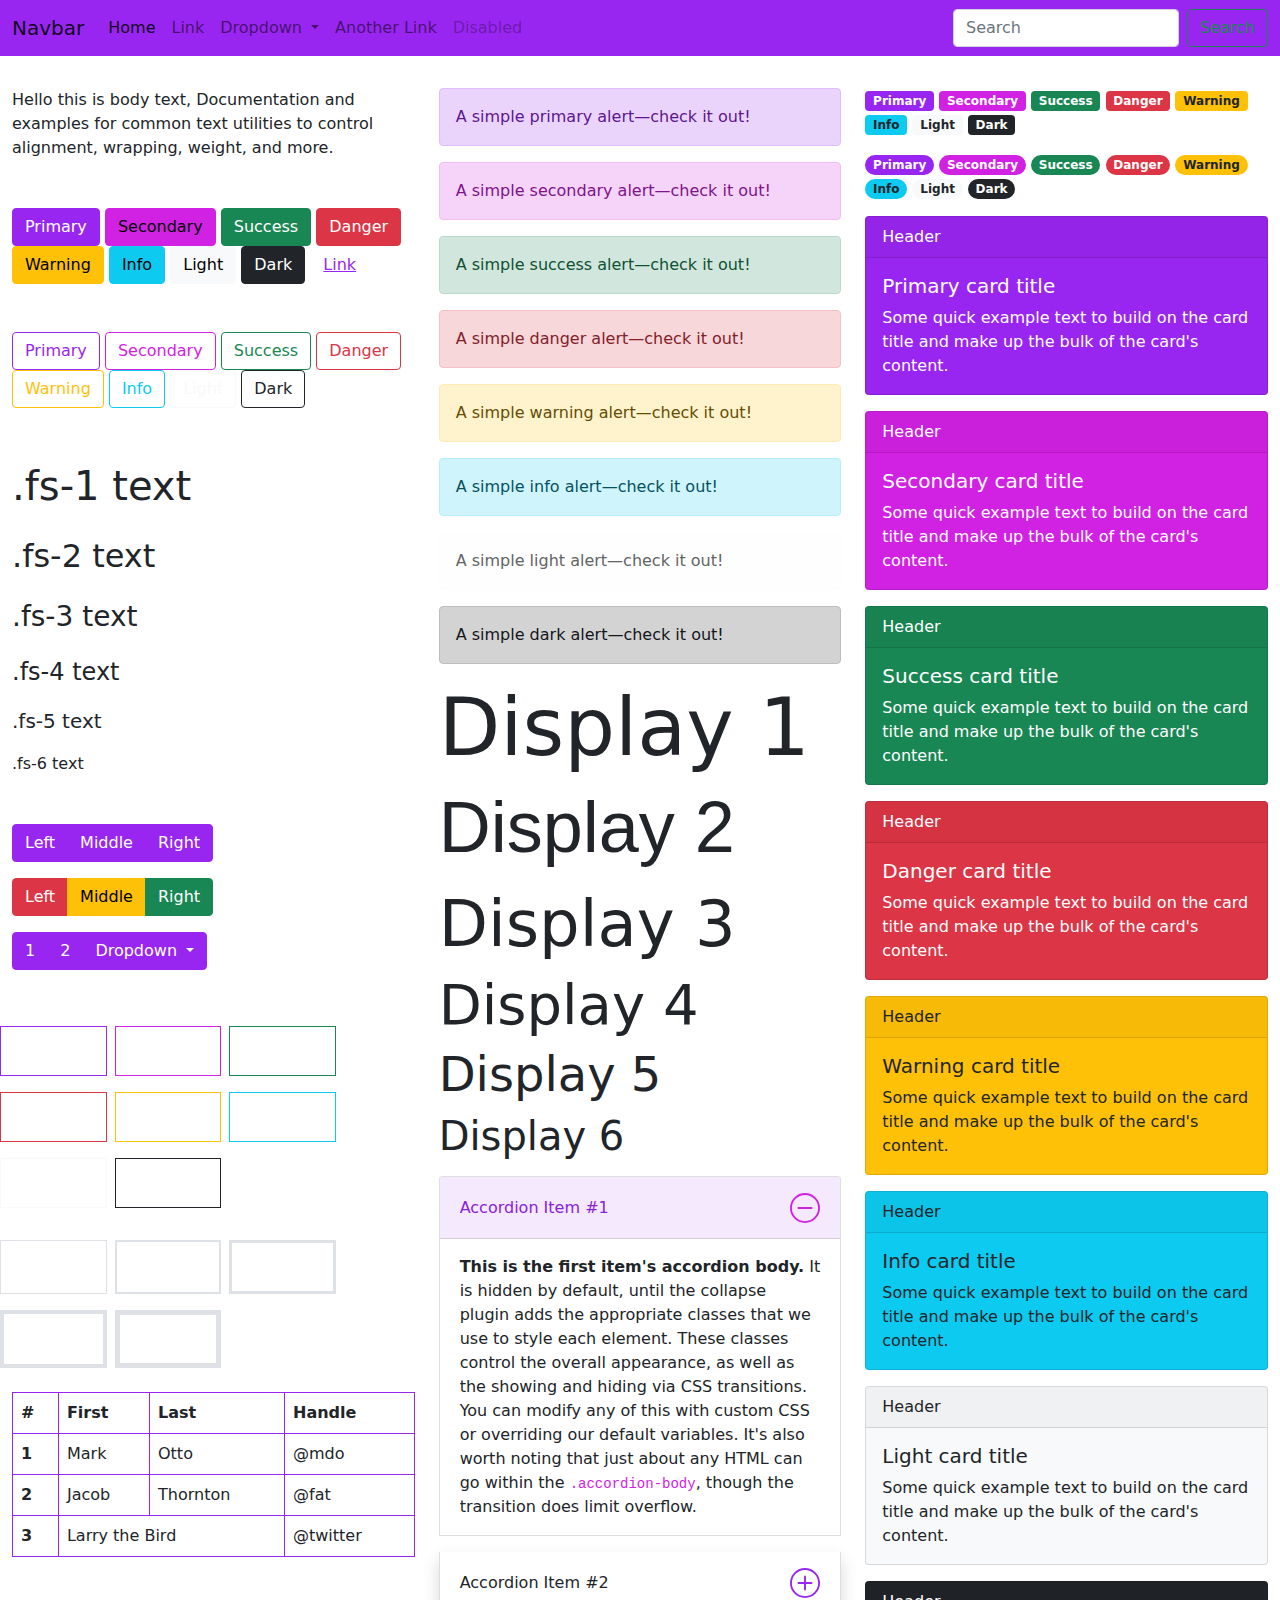
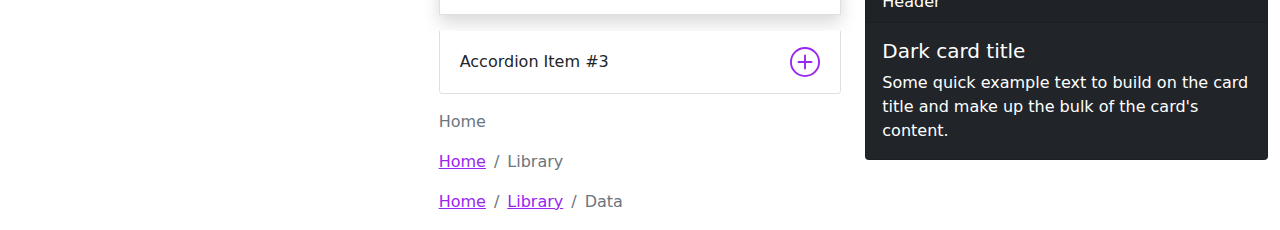
<file: theming-kit.html>
<!DOCTYPE html>
<html lang="en">
<head>
    <meta charset="UTF-8">
    <meta name="viewport" content="width=device-width, initial-scale=1">
    <title>Bootstrap v5 Themekit</title>
    <link rel="stylesheet" href="assets/css/style.css">
  
</head>
<body>
    <nav class="navbar navbar-expand-lg navbar-light bg-primary">
        <div class="container-fluid">
          <a class="navbar-brand" href="#">Navbar</a>
          <button class="navbar-toggler" type="button" data-bs-toggle="collapse" data-bs-target="#navbarSupportedContent" aria-controls="navbarSupportedContent" aria-expanded="false" aria-label="Toggle navigation">
            <span class="navbar-toggler-icon"></span>
          </button>
          <div class="collapse navbar-collapse" id="navbarSupportedContent">
            <ul class="navbar-nav me-auto mb-2 mb-lg-0">
              <li class="nav-item">
                <a class="nav-link active" aria-current="page" href="#">Home</a>
              </li>
              <li class="nav-item">
                <a class="nav-link" href="#">Link</a>
              </li>
              <li class="nav-item dropdown">
                <a class="nav-link dropdown-toggle" href="#" id="navbarDropdown" role="button" data-bs-toggle="dropdown" aria-expanded="false">
                  Dropdown
                </a>
                <ul class="dropdown-menu" aria-labelledby="navbarDropdown">
                  <li><a class="dropdown-item" href="#">Action</a></li>
                  <li><a class="dropdown-item" href="#">Another action</a></li>
                  <li><hr class="dropdown-divider"></li>
                  <li><a class="dropdown-item" href="#">Something else here</a></li>
                </ul>
              </li>
              <li class="nav-item">
                <a class="nav-link" href="#" tabindex="-1" aria-disabled="true">Another Link</a>
              </li>  
              <li class="nav-item">
                <a class="nav-link disabled" href="#" tabindex="-1" aria-disabled="true">Disabled</a>
              </li>
            </ul>
            <form class="d-flex">
              <input class="form-control me-2" type="search" placeholder="Search" aria-label="Search">
              <button class="btn btn-outline-success" type="submit">Search</button>
            </form>
          </div>
        </div>
      </nav>
    <div class="container-xxl">
        <div class="row mt-3">
            <div class="col-lg-4 col-md-6">
               <div class="mt-3 mb-3">
                <p>Hello this is body text, Documentation and examples for common text utilities to control 
                    alignment, wrapping, weight, and more.</p>
               </div>

                <div class="mt-5 mb-5">
                    <button type="button" class="btn btn-primary">Primary</button>
                    <button type="button" class="btn btn-secondary">Secondary</button>
                    <button type="button" class="btn btn-success">Success</button>
                    <button type="button" class="btn btn-danger">Danger</button>
                    <button type="button" class="btn btn-warning">Warning</button>
                    <button type="button" class="btn btn-info">Info</button>
                    <button type="button" class="btn btn-light">Light</button>
                    <button type="button" class="btn btn-dark">Dark</button>
                    <button type="button" class="btn btn-link">Link</button>
                </div>
                <div class="mt-5 mb-5">
                    <button type="button" class="btn btn-outline-primary">Primary</button>
                    <button type="button" class="btn btn-outline-secondary">Secondary</button>
                    <button type="button" class="btn btn-outline-success">Success</button>
                    <button type="button" class="btn btn-outline-danger">Danger</button>
                    <button type="button" class="btn btn-outline-warning">Warning</button>
                    <button type="button" class="btn btn-outline-info">Info</button>
                    <button type="button" class="btn btn-outline-light">Light</button>
                    <button type="button" class="btn btn-outline-dark">Dark</button>
                </div>
                <div class="mt-3 mb-3">
                  <p class="fs-1">.fs-1 text</p>
                  <p class="fs-2">.fs-2 text</p>
                  <p class="fs-3">.fs-3 text</p>
                  <p class="fs-4">.fs-4 text</p>
                  <p class="fs-5">.fs-5 text</p>
                  <p class="fs-6">.fs-6 text</p>
                </div>
                <div class="mt-5 mb-3">
                    <div class="btn-group" role="group" aria-label="Basic example">
                        <button type="button" class="btn btn-primary">Left</button>
                        <button type="button" class="btn btn-primary">Middle</button>
                        <button type="button" class="btn btn-primary">Right</button>
                      </div>
                </div>
                <div class="mt-3 mb-3">
                    <div class="btn-group" role="group" aria-label="Basic mixed styles example">
                        <button type="button" class="btn btn-danger">Left</button>
                        <button type="button" class="btn btn-warning">Middle</button>
                        <button type="button" class="btn btn-success">Right</button>
                      </div>
                </div>
                <div class="mt-3 mb-3">
                  <div class="btn-group" role="group" aria-label="Button group with nested dropdown">
                    <button type="button" class="btn btn-primary">1</button>
                    <button type="button" class="btn btn-primary">2</button>
                  
                    <div class="btn-group" role="group">
                      <button id="btnGroupDrop1" type="button" class="btn btn-primary dropdown-toggle" data-bs-toggle="dropdown" aria-expanded="false">
                        Dropdown
                      </button>
                      <ul class="dropdown-menu" aria-labelledby="btnGroupDrop1">
                        <li><a class="dropdown-item" href="#">Dropdown link</a></li>
                        <li><a class="dropdown-item" href="#">Dropdown link</a></li>
                      </ul>
                    </div>
                  </div>
                  <div class="row mt-5 mb-3">
                    <div class="col-3 p-4 border border-primary me-2 my-2"></div>
                    <div class="col-3 p-4 border border-secondary me-2 my-2"></div>
                    <div class="col-3 p-4 border border-success me-2 my-2"></div>
                    <div class="col-3 p-4 border border-danger me-2 my-2"></div>
                    <div class="col-3 p-4 border border-warning me-2 my-2"></div>
                    <div class="col-3 p-4 border border-info me-2 my-2"></div>
                    <div class="col-3 p-4 border border-light me-2 my-2"></div>
                    <div class="col-3 p-4 border border-dark me-2 my-2"></div>
                    <div class="col-3 p-4 border border-white me-2 my-2"></div>
                  </div>
                  <div class="row mt-3 mb-3 d-flex d-block">
                    <div class="col-3 p-4 border border-1 me-2 my-2"></div>
                    <div class="col-3 p-4 border border-2 me-2 my-2"></div>
                    <div class="col-3 p-4 border border-3 me-2 my-2"></div>
                    <div class="col-3 p-4 border border-4 me-2 my-2"></div>
                    <div class="col-3 p-4 border border-5 me-2 my-2"></div>
                  </div>
                 
                  <div class="mt-3 mb-3">
                    <table class="table table-bordered border-primary">
                      <thead>
                        <tr>
                          <th scope="col">#</th>
                          <th scope="col">First</th>
                          <th scope="col">Last</th>
                          <th scope="col">Handle</th>
                        </tr>
                      </thead>
                      <tbody>
                        <tr>
                          <th scope="row">1</th>
                          <td>Mark</td>
                          <td>Otto</td>
                          <td>@mdo</td>
                        </tr>
                        <tr>
                          <th scope="row">2</th>
                          <td>Jacob</td>
                          <td>Thornton</td>
                          <td>@fat</td>
                        </tr>
                        <tr>
                          <th scope="row">3</th>
                          <td colspan="2">Larry the Bird</td>
                          <td>@twitter</td>
                        </tr>
                      </tbody>
                    </table>
                  </div>
                </div>
              </div>
       
        <div class="col-lg-4 col-md-6">
            <div class="mt-3 mb-3">
                <div class="alert alert-primary" role="alert">
                    A simple primary alert—check it out!
                  </div>
                  <div class="alert alert-secondary" role="alert">
                    A simple secondary alert—check it out!
                  </div>
                  <div class="alert alert-success" role="alert">
                    A simple success alert—check it out!
                  </div>
                  <div class="alert alert-danger" role="alert">
                    A simple danger alert—check it out!
                  </div>
                  <div class="alert alert-warning" role="alert">
                    A simple warning alert—check it out!
                  </div>
                  <div class="alert alert-info" role="alert">
                    A simple info alert—check it out!
                  </div>
                  <div class="alert alert-light" role="alert">
                    A simple light alert—check it out!
                  </div>
                  <div class="alert alert-dark" role="alert">
                    A simple dark alert—check it out!
                  </div>
            </div>
            <div class="mt-3 mb-3">
                <h1 class="display-1">Display 1</h1>
                <h1 class="display-2">Display 2</h1>
                <h1 class="display-3">Display 3</h1>
                <h1 class="display-4">Display 4</h1>
                <h1 class="display-5">Display 5</h1>
                <h1 class="display-6">Display 6</h1>
            </div>
            <div class="mt-3 mb-3">
              <div class="accordion" id="accordionExample">
                  <div class="accordion-item mb-3">
                    <h2 class="accordion-header" id="headingOne">
                      <button class="accordion-button" type="button" data-bs-toggle="collapse" data-bs-target="#collapseOne" aria-expanded="true" aria-controls="collapseOne">
                        Accordion Item #1
                      </button>
                    </h2>
                    <div id="collapseOne" class="accordion-collapse collapse show" aria-labelledby="headingOne" data-bs-parent="#accordionExample">
                      <div class="accordion-body">
                        <strong>This is the first item's accordion body.</strong> It is hidden by default, until the collapse plugin adds the appropriate classes that we use to style each element. These classes control the overall appearance, as well as the showing and hiding via CSS transitions. You can modify any of this with custom CSS or overriding our default variables. It's also worth noting that just about any HTML can go within the <code>.accordion-body</code>, though the transition does limit overflow.
                      </div>
                    </div>
                  </div>
                  <div class="accordion-item shadow mb-3">
                    <h2 class="accordion-header mt-3" id="headingTwo">
                      <button class="accordion-button collapsed" type="button" data-bs-toggle="collapse" data-bs-target="#collapseTwo" aria-expanded="false" aria-controls="collapseTwo">
                        Accordion Item #2
                      </button>
                    </h2>
                    <div id="collapseTwo" class="accordion-collapse collapse" aria-labelledby="headingTwo" data-bs-parent="#accordionExample">
                      <div class="accordion-body">
                        <strong>This is the second item's accordion body.</strong> It is hidden by default, until the collapse plugin adds the appropriate classes that we use to style each element. These classes control the overall appearance, as well as the showing and hiding via CSS transitions. You can modify any of this with custom CSS or overriding our default variables. It's also worth noting that just about any HTML can go within the <code>.accordion-body</code>, though the transition does limit overflow.
                      </div>
                    </div>
                  </div>
                  <div class="accordion-item">
                    <h2 class="accordion-header" id="headingThree">
                      <button class="accordion-button collapsed" type="button" data-bs-toggle="collapse" data-bs-target="#collapseThree" aria-expanded="false" aria-controls="collapseThree">
                        Accordion Item #3
                      </button>
                    </h2>
                    <div id="collapseThree" class="accordion-collapse collapse" aria-labelledby="headingThree" data-bs-parent="#accordionExample">
                      <div class="accordion-body">
                        <strong>This is the third item's accordion body.</strong> It is hidden by default, until the collapse plugin adds the appropriate classes that we use to style each element. These classes control the overall appearance, as well as the showing and hiding via CSS transitions. You can modify any of this with custom CSS or overriding our default variables. It's also worth noting that just about any HTML can go within the <code>.accordion-body</code>, though the transition does limit overflow.
                      </div>
                    </div>
                  </div>
                </div>
          </div>
          <div class="mt-3 mb-3">
            <nav aria-label="breadcrumb">
              <ol class="breadcrumb">
                <li class="breadcrumb-item active" aria-current="page">Home</li>
              </ol>
            </nav>
            
            <nav aria-label="breadcrumb">
              <ol class="breadcrumb">
                <li class="breadcrumb-item"><a href="#">Home</a></li>
                <li class="breadcrumb-item active" aria-current="page">Library</li>
              </ol>
            </nav>
            
            <nav aria-label="breadcrumb">
              <ol class="breadcrumb">
                <li class="breadcrumb-item"><a href="#">Home</a></li>
                <li class="breadcrumb-item"><a href="#">Library</a></li>
                <li class="breadcrumb-item active" aria-current="page">Data</li>
              </ol>
            </nav>
          </div>
        </div>
        
        <div class="col-lg-4 col-md-6">
            <div class="mt-3 mb-3">
                <span class="badge bg-primary">Primary</span>
                <span class="badge bg-secondary">Secondary</span>
                <span class="badge bg-success">Success</span>
                <span class="badge bg-danger">Danger</span>
                <span class="badge bg-warning text-dark">Warning</span>
                <span class="badge bg-info text-dark">Info</span>
                <span class="badge bg-light text-dark">Light</span>
                <span class="badge bg-dark">Dark</span>
            </div>
            <div class="mt-3 mb-3">
              <span class="badge rounded-pill bg-primary">Primary</span>
              <span class="badge rounded-pill bg-secondary">Secondary</span>
              <span class="badge rounded-pill bg-success">Success</span>
              <span class="badge rounded-pill bg-danger">Danger</span>
              <span class="badge rounded-pill bg-warning text-dark">Warning</span>
              <span class="badge rounded-pill bg-info text-dark">Info</span>
              <span class="badge rounded-pill bg-light text-dark">Light</span>
              <span class="badge rounded-pill bg-dark">Dark</span>
            </div>
            
            <div class="mt-3 mb-3">
                <div class="card text-white bg-primary mb-3">
                    <div class="card-header">Header</div>
                    <div class="card-body">
                      <h5 class="card-title">Primary card title</h5>
                      <p class="card-text">Some quick example text to build on the card title and make up the bulk of the card's content.</p>
                    </div>
                  </div>
                  <div class="card text-white bg-secondary mb-3">
                    <div class="card-header">Header</div>
                    <div class="card-body">
                      <h5 class="card-title">Secondary card title</h5>
                      <p class="card-text">Some quick example text to build on the card title and make up the bulk of the card's content.</p>
                    </div>
                  </div>
                  <div class="card text-white bg-success mb-3">
                    <div class="card-header">Header</div>
                    <div class="card-body">
                      <h5 class="card-title">Success card title</h5>
                      <p class="card-text">Some quick example text to build on the card title and make up the bulk of the card's content.</p>
                    </div>
                  </div>
                  <div class="card text-white bg-danger mb-3">
                    <div class="card-header">Header</div>
                    <div class="card-body">
                      <h5 class="card-title">Danger card title</h5>
                      <p class="card-text">Some quick example text to build on the card title and make up the bulk of the card's content.</p>
                    </div>
                  </div>
                  <div class="card text-dark bg-warning mb-3">
                    <div class="card-header">Header</div>
                    <div class="card-body">
                      <h5 class="card-title">Warning card title</h5>
                      <p class="card-text">Some quick example text to build on the card title and make up the bulk of the card's content.</p>
                    </div>
                  </div>
                  <div class="card text-dark bg-info mb-3">
                    <div class="card-header">Header</div>
                    <div class="card-body">
                      <h5 class="card-title">Info card title</h5>
                      <p class="card-text">Some quick example text to build on the card title and make up the bulk of the card's content.</p>
                    </div>
                  </div>
                  <div class="card text-dark bg-light mb-3">
                    <div class="card-header">Header</div>
                    <div class="card-body">
                      <h5 class="card-title">Light card title</h5>
                      <p class="card-text">Some quick example text to build on the card title and make up the bulk of the card's content.</p>
                    </div>
                  </div>
                  <div class="card text-white bg-dark mb-3">
                    <div class="card-header">Header</div>
                    <div class="card-body">
                      <h5 class="card-title">Dark card title</h5>
                      <p class="card-text">Some quick example text to build on the card title and make up the bulk of the card's content.</p>
                    </div>
                  </div>
            </div>
        </div>
    </div>
    </div>

    <script src="assets/js/bootstrap.bundle.min.js"></script>
    <!-- <script src="assets/js/popper.min.js"></script> -->
</body>
</html>
</file>
